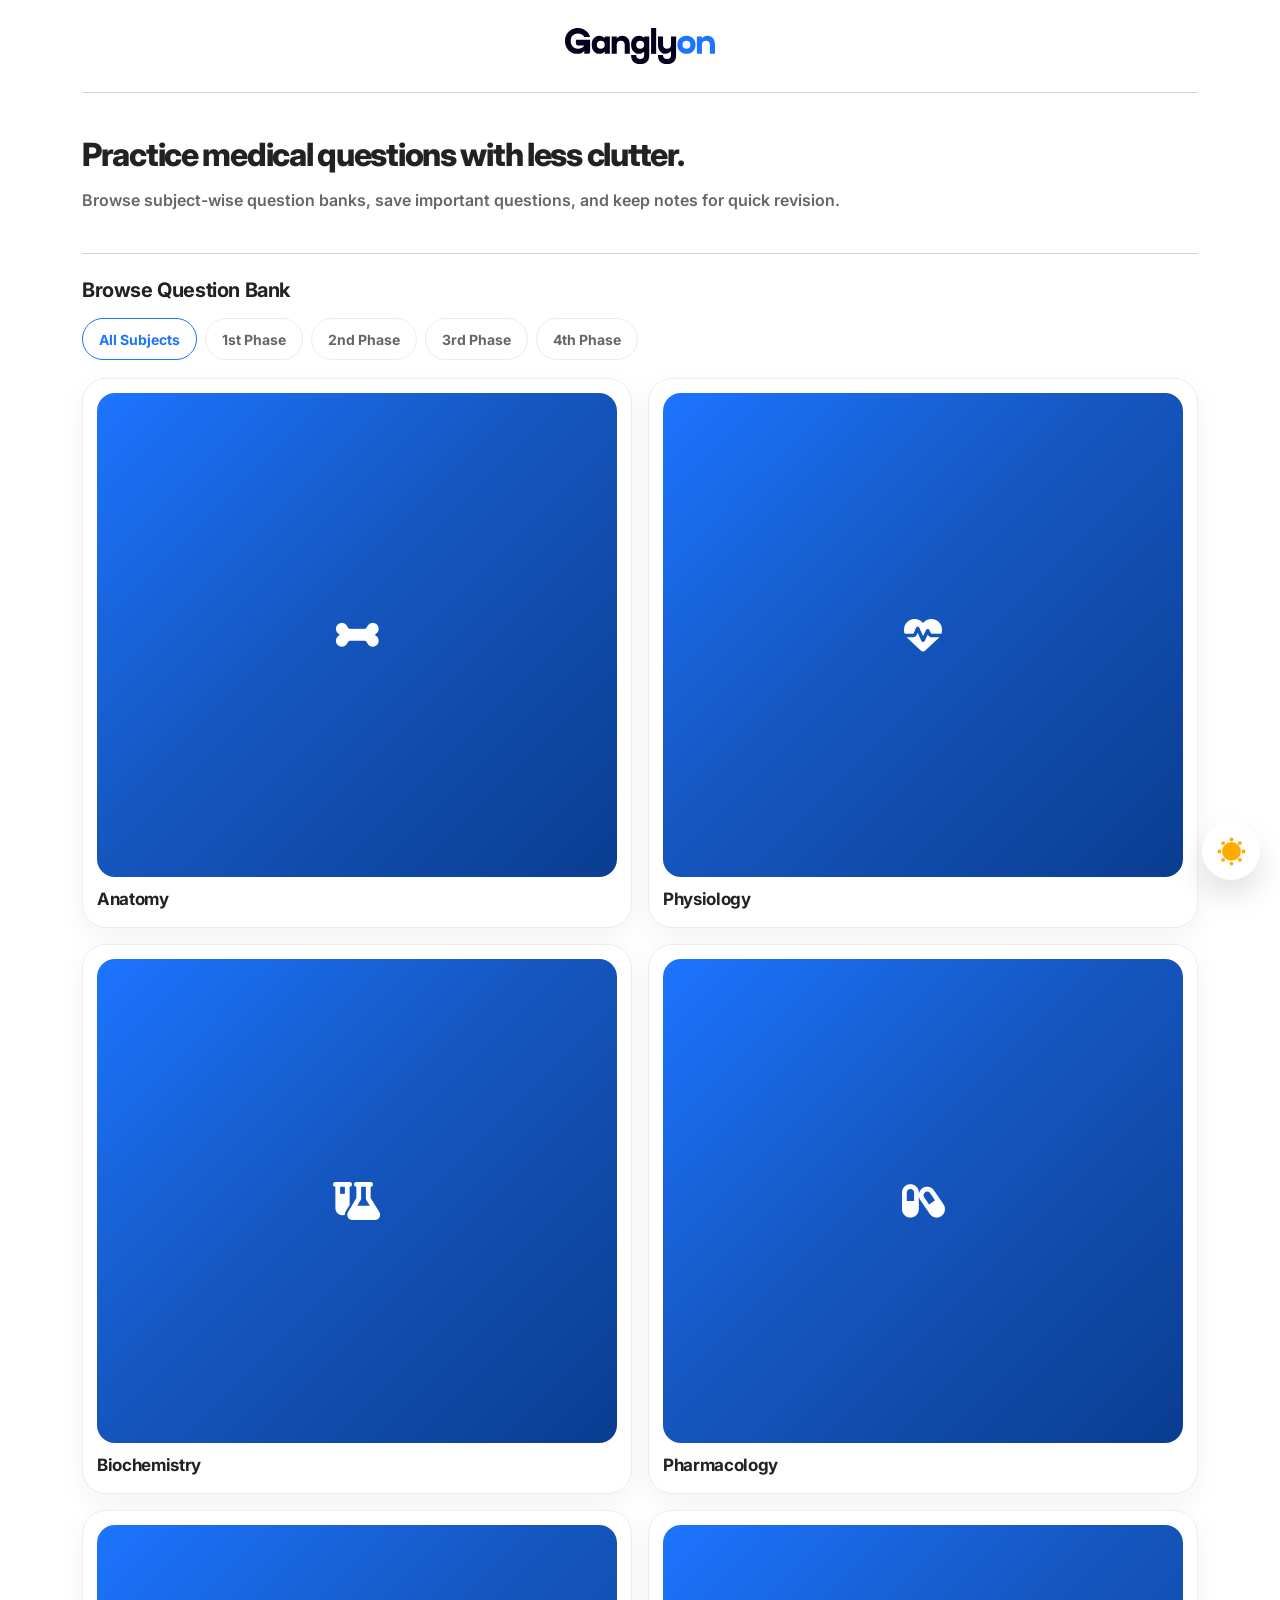
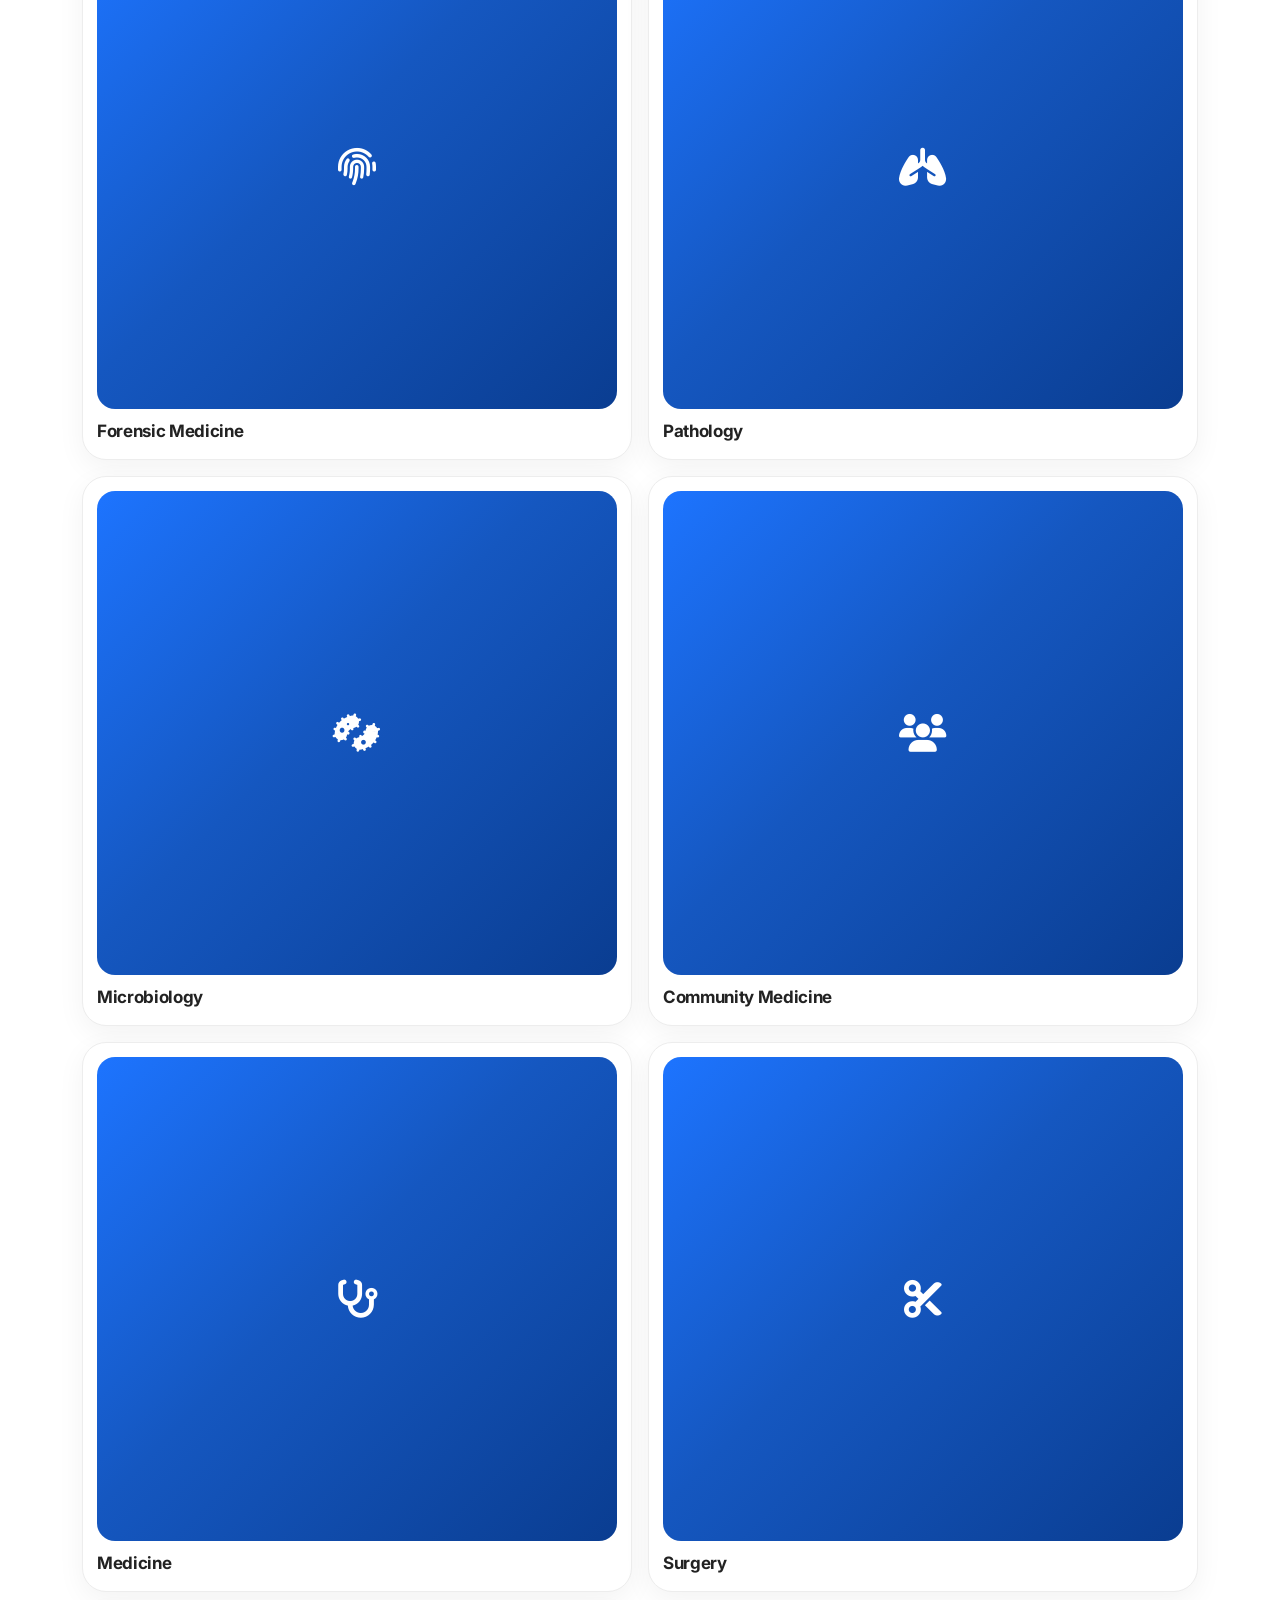
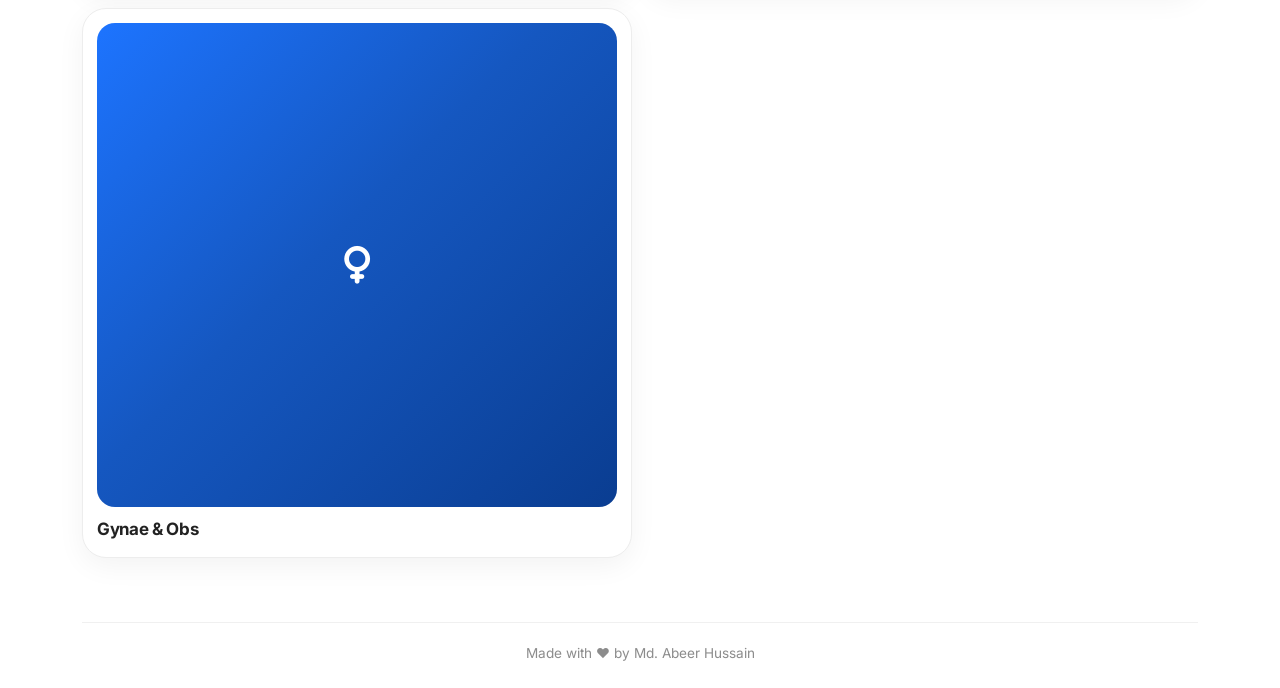
<file: Basic Version/index.html>
<!doctype html>
<html lang="en">
  <head>
    <meta charset="utf-8" />
    <meta content="width=device-width, initial-scale=1.0" name="viewport" />
    <title>Ganglyon</title>

    <link
      href="https://cdn.jsdelivr.net/npm/bootstrap@5.3.8/dist/css/bootstrap.min.css"
      rel="stylesheet"
    />
    <link
      href="https://cdnjs.cloudflare.com/ajax/libs/font-awesome/6.5.2/css/all.min.css"
      rel="stylesheet"
    />
    <link href="https://fonts.googleapis.com" rel="preconnect" />
    <link crossorigin href="https://fonts.gstatic.com" rel="preconnect" />
    <link
      href="https://fonts.googleapis.com/css2?family=Inter:wght@400;500;600;700;800&display=swap"
      rel="stylesheet"
    />

    <style>
      html {
        background: #0f0f10;
      }

      :root {
        --bg-color: #ffffff;
        --text-color: #222222;
        --muted-color: #666666;
        --subtle-color: #999999;
        --surface-color: #ffffff;
        --input-color: #f3f5f7;
        --border-color: #ededed;
        --divider-color: #d3d3d3;
        --badge-bg: #f4f6f8;
        --shadow-color: rgba(0, 0, 0, 0.05);
        --primary-color: #1d74ff;
      }

      body.dark-mode {
        --bg-color: #0f0f10;
        --text-color: #f4f4f5;
        --muted-color: #a1a1aa;
        --subtle-color: #71717a;
        --surface-color: #171717;
        --input-color: #1d1d1d;
        --border-color: rgba(255, 255, 255, 0.055);
        --divider-color: rgba(255, 255, 255, 0.06);
        --badge-bg: #242424;
        --shadow-color: rgba(0, 0, 0, 0.3);
      }

      body {
        min-height: 100vh;
        min-height: 100dvh;
        font-family: "Inter", sans-serif;
        background: var(--bg-color);
        color: var(--text-color);
        transition: all 0.25s ease;
        overscroll-behavior-y: none;
      }

      body.dark-mode {
        background: linear-gradient(180deg, #121212 0%, #0f0f10 100%);
      }

      main.container {
        min-height: 100dvh;
        padding-bottom: 96px;
      }

      .app-header {
        display: flex;
        align-items: center;
        justify-content: center;
        min-height: 44px;
      }

      .brand-logo {
        height: 36px;
        width: auto;
        display: block;
      }

      .section-divider {
        border-color: var(--divider-color);
        opacity: 1;
      }

      .hero {
        padding: 28px 0 24px;
      }

      .hero-title {
        color: var(--text-color);
        font-size: 32px;
        font-weight: 800;
        line-height: 1.15;
        letter-spacing: -0.04em;
        margin-bottom: 14px;
      }

      .hero-text {
        color: var(--muted-color);
        font-size: 16px;
        font-weight: 600;
        line-height: 1.6;
        margin-bottom: 0;
      }

      .section-title {
        color: var(--text-color);
        font-size: 20px;
        font-weight: 700;
        letter-spacing: -0.02em;
        margin-bottom: 16px;
      }

      .phase-filter {
        display: flex;
        gap: 8px;
        overflow-x: auto;
        padding-bottom: 14px;
        margin-bottom: 4px;
        scrollbar-width: none;
      }

      .phase-filter::-webkit-scrollbar {
        display: none;
      }

      .phase-filter-btn {
        flex: 0 0 auto;
        min-height: 42px;
        border: 1px solid var(--border-color);
        border-radius: 999px;
        background: var(--surface-color);
        color: var(--muted-color);
        padding: 0 16px;
        font-size: 14px;
        font-weight: 700;
        transition:
          background 0.15s ease,
          color 0.15s ease,
          transform 0.15s ease,
          border-color 0.15s ease;
      }

      body.dark-mode .phase-filter-btn {
        background: #171717;
      }

      .phase-filter-btn.active {
        background: var(--surface-color);
        color: var(--primary-color);
        border: 1px solid var(--primary-color);
        box-shadow: none;
      }

      .phase-filter-btn:active {
        transform: scale(0.96);
      }

      .subject-link {
        color: inherit;
      }

      .subject-card {
        aspect-ratio: 1 / 1;
        height: 100%;
        border-radius: 24px !important;
        background: var(--surface-color);
        border: 1px solid var(--border-color);
        box-shadow: 0 8px 28px var(--shadow-color);
        overflow: hidden;
        padding: 14px;
        display: flex;
        flex-direction: column;
        transition:
          transform 0.15s ease,
          box-shadow 0.15s ease;
      }

      body.dark-mode .subject-card {
        background: linear-gradient(180deg, #191919 0%, #161616 100%);
        backdrop-filter: blur(12px);
      }

      .subject-card:hover {
        transform: translateY(-1px);
      }

      .subject-card:active {
        transform: scale(0.98);
      }

      .subject-thumb {
        flex: 1;
        width: 100%;
        border-radius: 18px;
        background: linear-gradient(
          135deg,
          #1d74ff 0%,
          #1557c0 45%,
          #0a3d91 100%
        );

        color: #ffffff;
        display: flex;
        align-items: center;
        justify-content: center;
        font-size: 38px;
        margin-bottom: 12px;
      }

      .subject-title {
        color: var(--text-color);
        font-size: 17px;
        font-weight: 700;
        letter-spacing: -0.02em;
        margin-bottom: 4px;
      }

      .subject-item.d-none-filtered {
        display: none;
      }

      .app-footer {
        margin-top: 4rem;
        padding: 1.25rem 0 0;
        border-top: 1px solid rgba(0, 0, 0, 0.08);
        text-align: center;
        font-size: 0.85rem;
        color: var(--muted-color);
        opacity: 0.75;
      }

      body.dark-mode .app-footer {
        border-top-color: rgba(255, 255, 255, 0.08);
        color: rgba(255, 255, 255, 0.6);
      }
      /* Sun / Moon Toggle Animation */

      .theme-toggle-btn {
        position: fixed;
        right: 20px;
        bottom: 20px;
        width: 58px;
        height: 58px;
        border: none;
        border-radius: 50%;
        display: flex;
        align-items: center;
        justify-content: center;
        z-index: 1100;
        cursor: pointer;
        transition:
          background 500ms ease,
          transform 200ms ease,
          box-shadow 500ms ease;
      }

      .theme-toggle-btn:active {
        transform: scale(0.94);
      }

      .theme-toggle-icon {
        --size: 1.55rem;

        width: var(--size);
        height: var(--size);
        border-radius: 999px;

        color: hsl(240, 100%, 95%);
        box-shadow: inset calc(var(--size) * 0.33) calc(var(--size) * -0.25) 0;

        transition:
          color 500ms ease,
          box-shadow 500ms ease,
          transform 500ms ease;
      }

      /* LIGHT MODE = SUN */

      body:not(.dark-mode) .theme-toggle-btn {
        background: #ffffff;
        box-shadow: 0 15px 30px rgba(0, 0, 0, 0.12);
      }

      body:not(.dark-mode) .theme-toggle-icon {
        --ray-size: calc(var(--size) * -0.4);
        --offset-orthogonal: calc(var(--size) * 0.65);
        --offset-diagonal: calc(var(--size) * 0.45);

        transform: scale(0.75);
        color: hsl(40, 100%, 50%);

        box-shadow:
          inset 0 0 0 var(--size),
          calc(var(--offset-orthogonal) * -1) 0 0 var(--ray-size),
          var(--offset-orthogonal) 0 0 var(--ray-size),
          0 calc(var(--offset-orthogonal) * -1) 0 var(--ray-size),
          0 var(--offset-orthogonal) 0 var(--ray-size),
          calc(var(--offset-diagonal) * -1) calc(var(--offset-diagonal) * -1) 0
            var(--ray-size),
          var(--offset-diagonal) var(--offset-diagonal) 0 var(--ray-size),
          calc(var(--offset-diagonal) * -1) var(--offset-diagonal) 0
            var(--ray-size),
          var(--offset-diagonal) calc(var(--offset-diagonal) * -1) 0
            var(--ray-size);
      }

      /* DARK MODE = MOON */

      body.dark-mode .theme-toggle-btn {
        background: #232323;
        border: 1px solid rgba(255, 255, 255, 0.08);

        box-shadow:
          0 8px 24px rgba(0, 0, 0, 0.35),
          0 0 0 1px rgba(255, 255, 255, 0.03);
      }

      body.dark-mode .theme-toggle-icon {
        transform: scale(1);
        color: hsl(240, 100%, 95%);

        box-shadow: inset calc(var(--size) * 0.33) calc(var(--size) * -0.25) 0;
      }
    </style>
  </head>

  <body>
    <main class="container py-4">
      <header class="app-header mb-4">
        <img
          id="brandLogo"
          src="LogoDark.svg"
          alt="Ganglyon"
          class="brand-logo"
        />
      </header>

      <hr class="section-divider" />

      <section class="hero">
        <h2 class="hero-title">
          Practice medical questions with less clutter.
        </h2>
        <p class="hero-text">
          Browse subject-wise question banks, save important questions, and keep
          notes for quick revision.
        </p>
      </section>

      <hr class="section-divider" />

      <section class="mt-4">
        <h3 class="section-title">Browse Question Bank</h3>

        <div class="phase-filter">
          <button
            class="phase-filter-btn active"
            data-filter="all"
            type="button"
          >
            All Subjects
          </button>
          <button class="phase-filter-btn" data-filter="phase1" type="button">
            1st Phase
          </button>
          <button class="phase-filter-btn" data-filter="phase2" type="button">
            2nd Phase
          </button>
          <button class="phase-filter-btn" data-filter="phase3" type="button">
            3rd Phase
          </button>
          <button class="phase-filter-btn" data-filter="phase4" type="button">
            4th Phase
          </button>
        </div>

        <div class="row g-3">
          <!-- 1st Phase -->

          <div class="col-6 subject-item" data-category="phase1">
            <a
              class="subject-link text-decoration-none"
              href="subject.html?subject=anatomy"
            >
              <article class="subject-card">
                <div class="subject-thumb">
                  <i class="fa-solid fa-bone"></i>
                </div>
                <h4 class="subject-title">Anatomy</h4>
              </article>
            </a>
          </div>

          <div class="col-6 subject-item" data-category="phase1">
            <a
              class="subject-link text-decoration-none"
              href="subject.html?subject=physiology"
            >
              <article class="subject-card">
                <div class="subject-thumb">
                  <i class="fa-solid fa-heart-pulse"></i>
                </div>
                <h4 class="subject-title">Physiology</h4>
              </article>
            </a>
          </div>

          <div class="col-6 subject-item" data-category="phase1">
            <a
              class="subject-link text-decoration-none"
              href="subject.html?subject=biochemistry"
            >
              <article class="subject-card">
                <div class="subject-thumb">
                  <i class="fa-solid fa-flask-vial"></i>
                </div>
                <h4 class="subject-title">Biochemistry</h4>
              </article>
            </a>
          </div>

          <!-- 2nd Phase -->

          <div class="col-6 subject-item" data-category="phase2">
            <a
              class="subject-link text-decoration-none"
              href="subject.html?subject=pharmacology"
            >
              <article class="subject-card">
                <div class="subject-thumb">
                  <i class="fa-solid fa-capsules"></i>
                </div>
                <h4 class="subject-title">Pharmacology</h4>
              </article>
            </a>
          </div>

          <div class="col-6 subject-item" data-category="phase2">
            <a
              class="subject-link text-decoration-none"
              href="subject.html?subject=forensic-medicine"
            >
              <article class="subject-card">
                <div class="subject-thumb">
                  <i class="fa-solid fa-fingerprint"></i>
                </div>
                <h4 class="subject-title">Forensic Medicine</h4>
              </article>
            </a>
          </div>

          <!-- 3rd Phase -->

          <div class="col-6 subject-item" data-category="phase3">
            <a
              class="subject-link text-decoration-none"
              href="subject.html?subject=pathology"
            >
              <article class="subject-card">
                <div class="subject-thumb">
                  <i class="fa-solid fa-lungs"></i>
                </div>
                <h4 class="subject-title">Pathology</h4>
              </article>
            </a>
          </div>

          <div class="col-6 subject-item" data-category="phase3">
            <a
              class="subject-link text-decoration-none"
              href="subject.html?subject=microbiology"
            >
              <article class="subject-card">
                <div class="subject-thumb">
                  <i class="fa-solid fa-bacteria"></i>
                </div>
                <h4 class="subject-title">Microbiology</h4>
              </article>
            </a>
          </div>

          <div class="col-6 subject-item" data-category="phase3">
            <a
              class="subject-link text-decoration-none"
              href="subject.html?subject=community-medicine"
            >
              <article class="subject-card">
                <div class="subject-thumb">
                  <i class="fa-solid fa-users"></i>
                </div>
                <h4 class="subject-title">Community Medicine</h4>
              </article>
            </a>
          </div>

          <!-- 4th Phase -->

          <div class="col-6 subject-item" data-category="phase4">
            <a
              class="subject-link text-decoration-none"
              href="subject.html?subject=medicine"
            >
              <article class="subject-card">
                <div class="subject-thumb">
                  <i class="fa-solid fa-stethoscope"></i>
                </div>
                <h4 class="subject-title">Medicine</h4>
              </article>
            </a>
          </div>

          <div class="col-6 subject-item" data-category="phase4">
            <a
              class="subject-link text-decoration-none"
              href="subject.html?subject=surgery"
            >
              <article class="subject-card">
                <div class="subject-thumb">
                  <i class="fa-solid fa-scissors"></i>
                </div>
                <h4 class="subject-title">Surgery</h4>
              </article>
            </a>
          </div>

          <div class="col-6 subject-item" data-category="phase4">
            <a
              class="subject-link text-decoration-none"
              href="subject.html?subject=gynae-and-obs"
            >
              <article class="subject-card">
                <div class="subject-thumb">
                  <i class="fa-solid fa-venus"></i>
                </div>
                <h4 class="subject-title">Gynae & Obs</h4>
              </article>
            </a>
          </div>
        </div>
      </section>

      <footer class="app-footer">Made with ❤️ by Md. Abeer Hussain</footer>
    </main>

    <button
      aria-label="Toggle dark mode"
      class="theme-toggle-btn"
      id="themeToggle"
      type="button"
    >
      <span class="theme-toggle-icon"></span>
    </button>

    <script>
      const themeToggle = document.getElementById("themeToggle");
      const brandLogo = document.getElementById("brandLogo");
      const savedTheme = localStorage.getItem("theme");

      function updateLogo() {
        const isDarkMode = document.body.classList.contains("dark-mode");
        brandLogo.src = isDarkMode ? "LogoLite.svg" : "LogoDark.svg";
      }

      if (savedTheme === "dark") {
        document.body.classList.add("dark-mode");
      }

      updateLogo();

      themeToggle.addEventListener("click", () => {
        document.body.classList.toggle("dark-mode");

        const isDarkMode = document.body.classList.contains("dark-mode");
        localStorage.setItem("theme", isDarkMode ? "dark" : "light");

        updateLogo();
      });

      const phaseButtons = document.querySelectorAll(".phase-filter-btn");
      const subjectItems = document.querySelectorAll(".subject-item");

      phaseButtons.forEach((button) => {
        button.addEventListener("click", () => {
          phaseButtons.forEach((btn) => btn.classList.remove("active"));
          button.classList.add("active");

          const filter = button.dataset.filter;

          subjectItems.forEach((item) => {
            const shouldShow =
              filter === "all" || item.dataset.category === filter;
            item.classList.toggle("d-none-filtered", !shouldShow);
          });
        });
      });
    </script>
  </body>
</html>
</file>
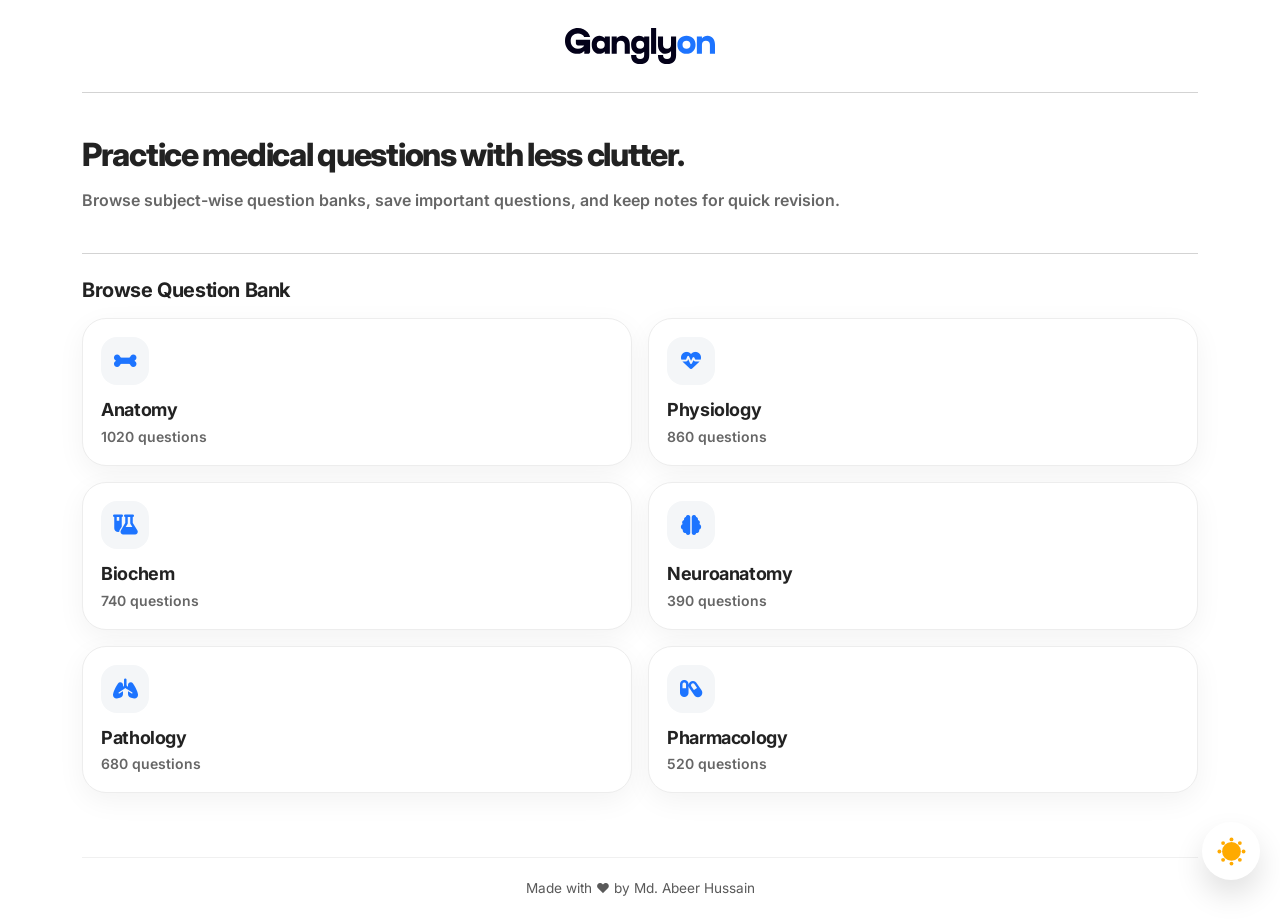
<file: Basic Version/index_old.html>
<!doctype html>
<html lang="en">
  <head>
    <meta charset="utf-8" />
    <meta content="width=device-width, initial-scale=1.0" name="viewport" />
    <title>Ganglyon</title>

    <!-- Bootstrap CSS -->
    <link
      href="https://cdn.jsdelivr.net/npm/bootstrap@5.3.8/dist/css/bootstrap.min.css"
      rel="stylesheet"
    />

    <!-- Font Awesome -->
    <link
      href="https://cdnjs.cloudflare.com/ajax/libs/font-awesome/6.5.2/css/all.min.css"
      rel="stylesheet"
    />

    <!-- Google Font: Inter -->
    <link href="https://fonts.googleapis.com" rel="preconnect" />
    <link crossorigin href="https://fonts.gstatic.com" rel="preconnect" />
    <link
      href="https://fonts.googleapis.com/css2?family=Inter:wght@400;500;600;700;800&amp;display=swap"
      rel="stylesheet"
    />

    <link type="text/css" href="style.css" rel="stylesheet" />
  </head>

  <body>
    <main class="container py-4">
      <header class="app-header mb-4">
        <img
          id="brandLogo"
          src="LogoDark.svg"
          alt="Ganglyon"
          class="brand-logo"
        />
      </header>

      <hr class="section-divider" />

      <section class="hero">
        <h2 class="hero-title">
          Practice medical questions with less clutter.
        </h2>

        <p class="hero-text">
          Browse subject-wise question banks, save important questions, and keep
          notes for quick revision.
        </p>
      </section>

      <hr class="section-divider" />

      <section class="mt-4">
        <h3 class="section-title">Browse Question Bank</h3>

        <div class="row g-3">
          <div class="col-6">
            <a
              class="subject-link text-decoration-none"
              href="subject.html?subject=anatomy"
            >
              <article class="subject-card">
                <div class="subject-icon">
                  <i class="fa-solid fa-bone"></i>
                </div>

                <h4 class="subject-title">Anatomy</h4>
                <p class="subject-meta">1020 questions</p>
              </article>
            </a>
          </div>

          <div class="col-6">
            <a
              class="subject-link text-decoration-none"
              href="subject.html?subject=physiology"
            >
              <article class="subject-card">
                <div class="subject-icon">
                  <i class="fa-solid fa-heart-pulse"></i>
                </div>

                <h4 class="subject-title">Physiology</h4>
                <p class="subject-meta">860 questions</p>
              </article>
            </a>
          </div>

          <div class="col-6">
            <a
              class="subject-link text-decoration-none"
              href="subject.html?subject=biochemistry"
            >
              <article class="subject-card">
                <div class="subject-icon">
                  <i class="fa-solid fa-flask-vial"></i>
                </div>

                <h4 class="subject-title">Biochem</h4>
                <p class="subject-meta">740 questions</p>
              </article>
            </a>
          </div>

          <div class="col-6">
            <a
              class="subject-link text-decoration-none"
              href="subject.html?subject=neuroanatomy"
            >
              <article class="subject-card">
                <div class="subject-icon">
                  <i class="fa-solid fa-brain"></i>
                </div>

                <h4 class="subject-title">Neuroanatomy</h4>
                <p class="subject-meta">390 questions</p>
              </article>
            </a>
          </div>

          <div class="col-6">
            <a
              class="subject-link text-decoration-none"
              href="subject.html?subject=pathology"
            >
              <article class="subject-card">
                <div class="subject-icon">
                  <i class="fa-solid fa-lungs"></i>
                </div>

                <h4 class="subject-title">Pathology</h4>
                <p class="subject-meta">680 questions</p>
              </article>
            </a>
          </div>

          <div class="col-6">
            <a
              class="subject-link text-decoration-none"
              href="subject.html?subject=pharmacology"
            >
              <article class="subject-card">
                <div class="subject-icon">
                  <i class="fa-solid fa-capsules"></i>
                </div>

                <h4 class="subject-title">Pharmacology</h4>
                <p class="subject-meta">520 questions</p>
              </article>
            </a>
          </div>
        </div>
      </section>
      <footer class="app-footer">Made with ❤️ by Md. Abeer Hussain</footer>
    </main>

    <button
      aria-label="Toggle dark mode"
      class="theme-toggle-btn"
      id="themeToggle"
      type="button"
    >
      <span class="theme-toggle-icon"></span>
    </button>

    <!-- Bootstrap JS -->
    <script src="https://cdn.jsdelivr.net/npm/bootstrap@5.3.8/dist/js/bootstrap.bundle.min.js"></script>

    <script>
      const themeToggle = document.getElementById("themeToggle");
      const brandLogo = document.getElementById("brandLogo");
      const savedTheme = localStorage.getItem("theme");

      function updateLogo() {
        const isDarkMode = document.body.classList.contains("dark-mode");

        // Dark mode -> LogoLite.svg
        // Light mode -> LogoDark.svg
        brandLogo.src = isDarkMode ? "LogoLite.svg" : "LogoDark.svg";
      }

      if (savedTheme === "dark") {
        document.body.classList.add("dark-mode");
      }

      updateLogo();

      if (themeToggle) {
        themeToggle.addEventListener("click", () => {
          document.body.classList.toggle("dark-mode");

          const isDarkMode = document.body.classList.contains("dark-mode");
          localStorage.setItem("theme", isDarkMode ? "dark" : "light");

          updateLogo();
        });
      }
    </script>
  </body>
</html>
</file>
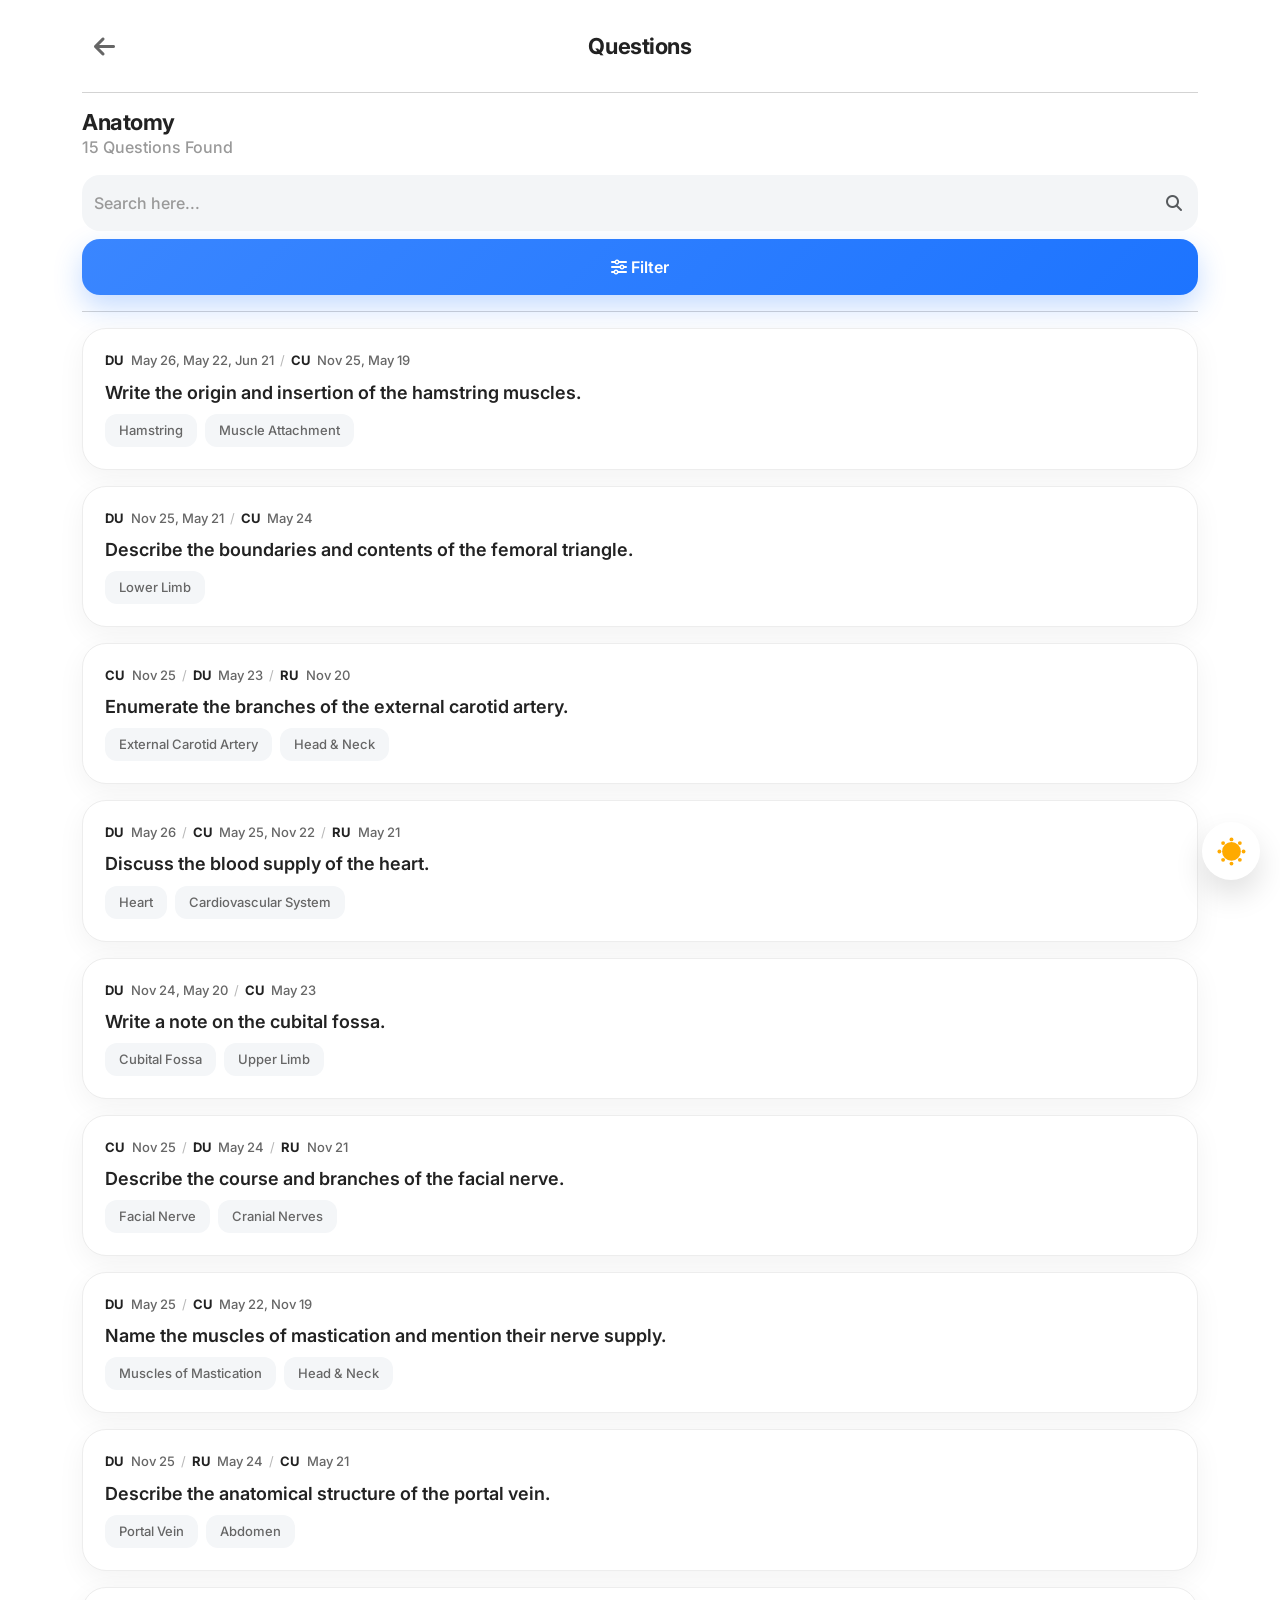
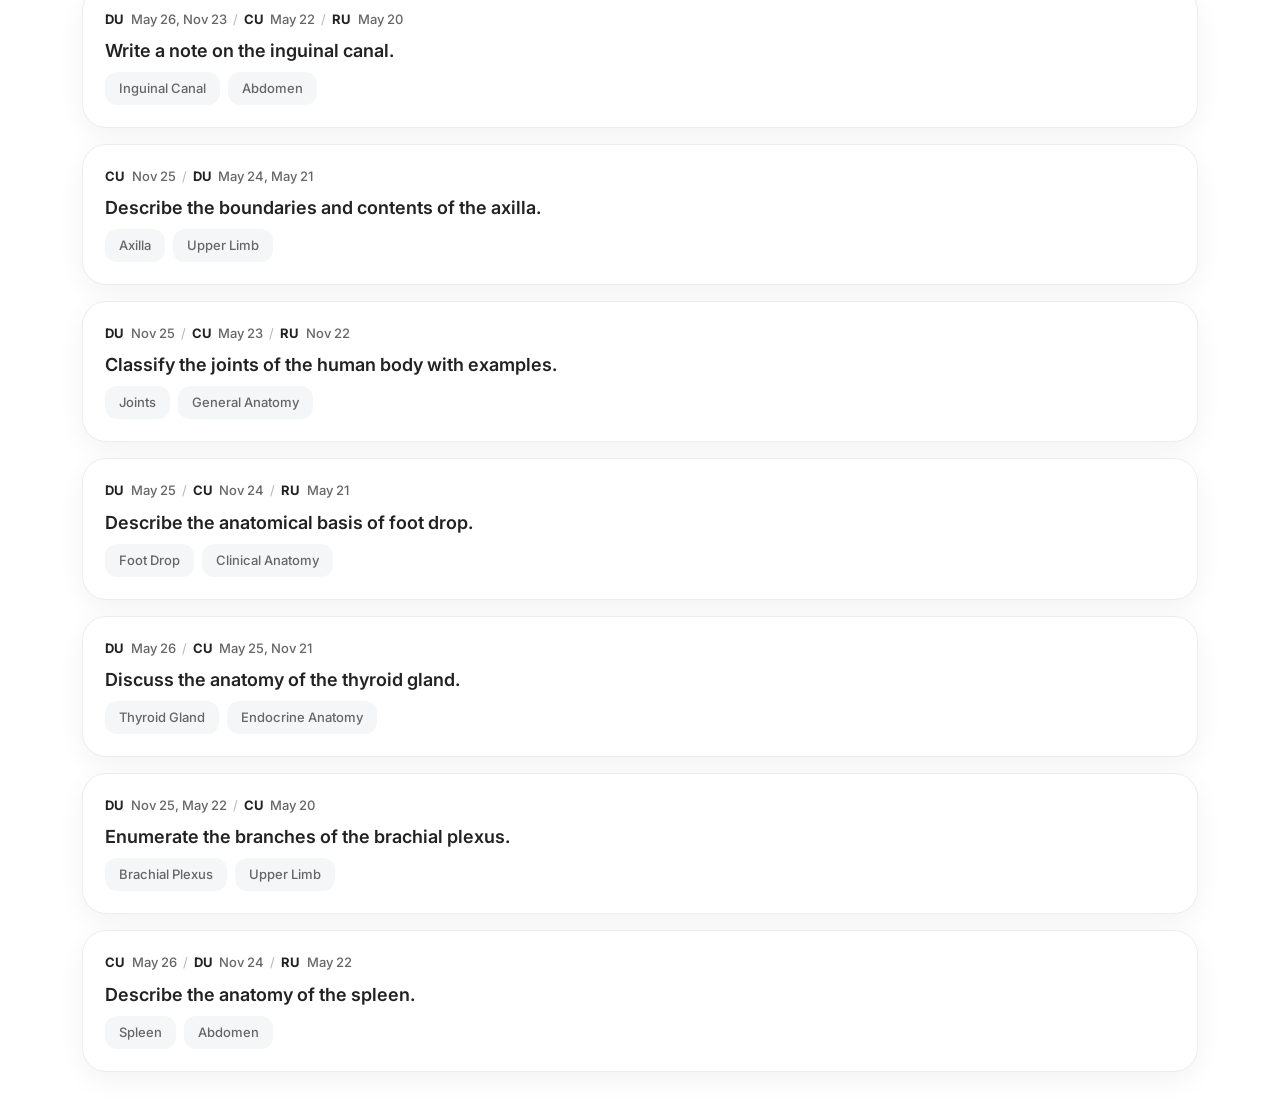
<file: Basic Version/subject.html>
<!doctype html>

<html lang="en">
  <head>
    <meta charset="utf-8" />
    <meta content="width=device-width, initial-scale=1.0" name="viewport" />
    <title>Ganglyon</title>
    <!-- Bootstrap CSS -->
    <link
      href="https://cdn.jsdelivr.net/npm/bootstrap@5.3.8/dist/css/bootstrap.min.css"
      rel="stylesheet"
    />
    <!-- Font Awesome -->
    <link
      href="https://cdnjs.cloudflare.com/ajax/libs/font-awesome/6.5.2/css/all.min.css"
      rel="stylesheet"
    />
    <!-- Google Font: Inter -->
    <link href="https://fonts.googleapis.com" rel="preconnect" />
    <link crossorigin="" href="https://fonts.gstatic.com" rel="preconnect" />
    <link
      href="https://fonts.googleapis.com/css2?family=Inter:wght@400;500;600;700&amp;display=swap"
      rel="stylesheet"
    />
    <link type="text/css" href="style.css" rel="stylesheet" />
  </head>
  <body>
    <main class="container py-4">
      <header class="app-header mb-4">
        <a class="back-btn text-decoration-none" href="index.html">
          <i class="fa-solid fa-arrow-left"></i>
        </a>
        <h1 class="page-title">Questions</h1>
      </header>
      <hr class="section-divider" />
      <!-- Page Header -->
      <header>
        <h1 class="page-title" id="subjectTitle">Questions</h1>
        <p class="question-count" id="questionCount">0 Questions Found</p>
      </header>
      <!-- Search Bar -->
      <div class="position-relative mb-2">
        <input
          id="searchInput"
          class="form-control search-input py-3 pe-5"
          placeholder="Search here..."
          type="text"
        />
        <i
          class="fa-solid fa-magnifying-glass position-absolute top-50 end-0 translate-middle-y me-3 text-muted fs-6"
        ></i>
      </div>
      <!-- Filter Button -->
      <button
        class="btn btn-primary filter-btn py-3 w-100"
        data-bs-target="#filterModal"
        data-bs-toggle="modal"
      >
        <i class="fa-solid fa-sliders"></i>
        Filter
      </button>
      <hr class="section-divider" />
      <!-- Question Card -->

      <section id="questionsContainer"></section>
    </main>
    <!-- Filter Modal -->
    <div class="modal fade" id="filterModal" tabindex="-1">
      <div class="modal-dialog custom-sheet">
        <div class="modal-content border-0">
          <div class="modal-header border-0 pb-2">
            <div>
              <h5 class="modal-title fw-bold">Filters</h5>
            </div>
            <button
              aria-label="Close filters"
              class="btn-close shadow-none"
              data-bs-dismiss="modal"
              type="button"
            ></button>
          </div>
          <div class="modal-body pt-2">
            <div class="mb-3">
              <label class="form-label filter-label">Year</label>
              <select
                class="form-select filter-select"
                id="yearFilter"
              ></select>
            </div>
            <div class="mb-3">
              <label class="form-label filter-label">Month</label>
              <select
                class="form-select filter-select"
                id="monthFilter"
              ></select>
            </div>
            <div class="mb-3">
              <label class="form-label filter-label">University</label>
              <select
                class="form-select filter-select"
                id="universityFilter"
              ></select>
            </div>
            <div class="mb-4">
              <label class="form-label filter-label">Topic</label>
              <select
                class="form-select filter-select"
                id="topicFilter"
              ></select>
            </div>
            <button
              class="btn btn-primary w-100 py-3 fw-bold mb-2"
              id="applyFiltersBtn"
            >
              Apply Filters
            </button>

            <button
              class="btn btn-light w-100 py-3 fw-bold"
              id="resetFiltersBtn"
            >
              Reset
            </button>
          </div>
        </div>
      </div>
    </div>
    <!-- Bootstrap JS -->
    <script src="https://cdn.jsdelivr.net/npm/bootstrap@5.3.8/dist/js/bootstrap.bundle.min.js"></script>
    <button
      aria-label="Toggle dark mode"
      class="theme-toggle-btn"
      id="themeToggle"
      type="button"
    >
      <span class="theme-toggle-icon"></span>
    </button>
    <script>
      const themeToggle = document.getElementById("themeToggle");
      const savedTheme = localStorage.getItem("theme");

      if (savedTheme === "dark") {
        document.body.classList.add("dark-mode");
      }

      if (themeToggle) {
        themeToggle.addEventListener("click", () => {
          document.body.classList.toggle("dark-mode");

          const isDarkMode = document.body.classList.contains("dark-mode");
          localStorage.setItem("theme", isDarkMode ? "dark" : "light");
        });
      }
    </script>
    <script>
      let allQuestions = [];
      let currentFilters = {
        year: "",
        month: "",
        university: "",
        topic: "",
        search: "",
      };

      const subjectTitle = document.getElementById("subjectTitle");
      const questionCount = document.getElementById("questionCount");
      const questionsContainer = document.getElementById("questionsContainer");

      const searchInput = document.getElementById("searchInput");
      const yearFilter = document.getElementById("yearFilter");
      const monthFilter = document.getElementById("monthFilter");
      const universityFilter = document.getElementById("universityFilter");
      const topicFilter = document.getElementById("topicFilter");

      const applyFiltersBtn = document.getElementById("applyFiltersBtn");
      const resetFiltersBtn = document.getElementById("resetFiltersBtn");

      const params = new URLSearchParams(window.location.search);
      const subject = params.get("subject") || "anatomy";

      const subjectName = subject.charAt(0).toUpperCase() + subject.slice(1);
      subjectTitle.textContent = subjectName;

      fetch(`${subject}.json`)
        .then((response) => response.json())
        .then((data) => {
          allQuestions = data;
          updatePage();
        });

      function getFilteredQuestions() {
        return allQuestions.filter((item) => {
          const searchTerm = currentFilters.search.toLowerCase();

          const matchesSearch =
            !searchTerm ||
            item.question.toLowerCase().includes(searchTerm) ||
            item.topics.some((topic) =>
              topic.toLowerCase().includes(searchTerm),
            );

          const matchesTopic =
            !currentFilters.topic || item.topics.includes(currentFilters.topic);

          const matchesAppearance = item.appearances.some((app) => {
            return (
              (!currentFilters.university ||
                app.university === currentFilters.university) &&
              (!currentFilters.year ||
                String(app.year) === currentFilters.year) &&
              (!currentFilters.month || app.month === currentFilters.month)
            );
          });

          return matchesSearch && matchesTopic && matchesAppearance;
        });
      }

      function updatePage() {
        const filteredQuestions = getFilteredQuestions();

        questionCount.textContent = `${filteredQuestions.length} Questions Found`;
        renderQuestions(filteredQuestions);
        renderDynamicFilters(filteredQuestions);
      }

      function renderQuestions(questions) {
        questionsContainer.innerHTML = "";

        if (questions.length === 0) {
          questionsContainer.innerHTML = `
    <div class="card question-card rounded-4 mb-3">
      <div class="card-body p-4 text-center">
        <h3 class="question-title mb-2">No questions found</h3>
        <p class="text-muted mb-0">
          No questions match your selected filters or search term.
        </p>
      </div>
    </div>
  `;
          return;
        }

        questions.forEach((item) => {
          const examHistory = groupAppearances(item.appearances);
          const topicsHtml = item.topics
            .map((topic) => `<span class="badge text-bg-light">${topic}</span>`)
            .join("");

          questionsContainer.innerHTML += `
        <article class="card question-card rounded-4 mb-3">
          <div class="card-body p-3">
            <div class="exam-history">
              ${examHistory}
            </div>

            <h3 class="card-title question-title">
              ${item.question}
            </h3>

            <div class="d-flex gap-2 flex-wrap">
              ${topicsHtml}
            </div>
          </div>
        </article>
      `;
        });
      }

      function groupAppearances(appearances) {
        const grouped = {};

        appearances.forEach((app) => {
          if (!grouped[app.university]) {
            grouped[app.university] = [];
          }

          grouped[app.university].push(
            `${app.month} ${String(app.year).slice(-2)}`,
          );
        });

        return Object.entries(grouped)
          .map(([university, dates], index, array) => {
            const separator =
              index < array.length - 1
                ? `<span class="exam-separator">/</span>`
                : "";

            return `
          <span class="exam-group">
            <span class="uni">${university}</span>
            <span class="dates">${dates.join(", ")}</span>
          </span>
          ${separator}
        `;
          })
          .join("");
      }

      function renderDynamicFilters() {
        populateSelect(
          yearFilter,
          "All years",
          getAvailableValues("year"),
          currentFilters.year,
        );

        populateSelect(
          monthFilter,
          "All months",
          getAvailableValues("month"),
          currentFilters.month,
        );

        populateSelect(
          universityFilter,
          "All universities",
          getAvailableValues("university"),
          currentFilters.university,
        );

        populateSelect(
          topicFilter,
          "All topics",
          getAvailableTopics(),
          currentFilters.topic,
        );
      }

      function populateSelect(
        selectElement,
        defaultText,
        values,
        selectedValue,
      ) {
        const monthFullNames = {
          Jan: "January",
          Feb: "February",
          Mar: "March",
          Apr: "April",
          May: "May",
          Jun: "June",
          Jul: "July",
          Aug: "August",
          Sep: "September",
          Oct: "October",
          Nov: "November",
          Dec: "December",
        };

        selectElement.innerHTML = `<option value="">${defaultText}</option>`;

        values.forEach((value) => {
          const option = document.createElement("option");

          option.value = value;
          option.textContent = monthFullNames[value] || value;

          if (value === selectedValue) {
            option.selected = true;
          }

          selectElement.appendChild(option);
        });
      }

      function getAvailableYears(questions) {
        return [
          ...new Set(
            questions.flatMap((item) =>
              item.appearances.map((app) => String(app.year)),
            ),
          ),
        ].sort((a, b) => b - a);
      }

      function getAvailableMonths(questions) {
        return [
          ...new Set(
            questions.flatMap((item) =>
              item.appearances.map((app) => app.month),
            ),
          ),
        ];
      }

      function getAvailableUniversities(questions) {
        return [
          ...new Set(
            questions.flatMap((item) =>
              item.appearances.map((app) => app.university),
            ),
          ),
        ].sort();
      }

      function getAvailableTopics() {
        const topics = new Set();

        allQuestions.forEach((item) => {
          const matchesAppearance = item.appearances.some((app) => {
            return (
              (!currentFilters.university ||
                app.university === currentFilters.university) &&
              (!currentFilters.year ||
                String(app.year) === currentFilters.year) &&
              (!currentFilters.month || app.month === currentFilters.month)
            );
          });

          if (matchesAppearance) {
            item.topics.forEach((topic) => topics.add(topic));
          }
        });

        return [...topics].sort();
      }

      function syncFiltersFromInputs() {
        currentFilters.year = yearFilter.value;
        currentFilters.month = monthFilter.value;
        currentFilters.university = universityFilter.value;
        currentFilters.topic = topicFilter.value;
      }

      searchInput.addEventListener("input", () => {
        currentFilters.search = searchInput.value.trim();
        updatePage();
      });

      [yearFilter, monthFilter, universityFilter, topicFilter].forEach(
        (select) => {
          select.addEventListener("change", () => {
            syncFiltersFromInputs();
            updatePage();
          });
        },
      );

      applyFiltersBtn.addEventListener("click", () => {
        syncFiltersFromInputs();
        updatePage();

        const modalElement = document.getElementById("filterModal");
        const modal = bootstrap.Modal.getInstance(modalElement);

        if (modal) {
          modal.hide();
        }
      });

      resetFiltersBtn.addEventListener("click", () => {
        currentFilters = {
          year: "",
          month: "",
          university: "",
          topic: "",
          search: "",
        };

        searchInput.value = "";
        updatePage();
      });
      function getAvailableValues(field) {
        const values = new Set();

        allQuestions.forEach((item) => {
          const searchTerm = currentFilters.search.toLowerCase();

          const matchesSearch =
            !searchTerm ||
            item.question.toLowerCase().includes(searchTerm) ||
            item.topics.some((topic) =>
              topic.toLowerCase().includes(searchTerm),
            );

          const matchesTopic =
            !currentFilters.topic || item.topics.includes(currentFilters.topic);

          if (!matchesSearch || !matchesTopic) return;

          item.appearances.forEach((app) => {
            const matchesUniversity =
              field === "university" ||
              !currentFilters.university ||
              app.university === currentFilters.university;

            const matchesYear =
              field === "year" ||
              !currentFilters.year ||
              String(app.year) === currentFilters.year;

            const matchesMonth =
              field === "month" ||
              !currentFilters.month ||
              app.month === currentFilters.month;

            if (matchesUniversity && matchesYear && matchesMonth) {
              values.add(String(app[field]));
            }
          });
        });

        if (field === "month") {
          const monthOrder = [
            "Jan",
            "Feb",
            "Mar",
            "Apr",
            "May",
            "Jun",
            "Jul",
            "Aug",
            "Sep",
            "Oct",
            "Nov",
            "Dec",
          ];

          return [...values].sort(
            (a, b) => monthOrder.indexOf(a) - monthOrder.indexOf(b),
          );
        }

        return [...values].sort((a, b) => {
          if (!isNaN(a) && !isNaN(b)) return b - a;
          return a.localeCompare(b);
        });
      }
    </script>
  </body>
</html>
</file>
<file: Basic Version/style.css>
html {
  background: #0f0f10;
}

:root {
  --bg-color: #ffffff;
  --text-color: #222222;
  --muted-color: #666666;
  --subtle-color: #999999;
  --surface-color: #ffffff;
  --input-color: #f3f5f7;
  --border-color: #ededed;
  --divider-color: #d3d3d3;
  --badge-bg: #f4f6f8;
  --shadow-color: rgba(0, 0, 0, 0.05);
  --primary-color: #1d74ff;
}

body.dark-mode {
  --bg-color: #0f0f10;
  --text-color: #f4f4f5;
  --muted-color: #a1a1aa;
  --subtle-color: #71717a;
  --surface-color: #171717;
  --input-color: #1d1d1d;
  --border-color: rgba(255, 255, 255, 0.055);
  --divider-color: rgba(255, 255, 255, 0.06);
  --badge-bg: #242424;
  --shadow-color: rgba(0, 0, 0, 0.3);
  --primary-color: #1d74ff;
}

body {
  min-height: 100vh;
  min-height: 100dvh;
  font-family: "Inter", sans-serif;
  background: var(--bg-color);
  color: var(--text-color);
  transition: all 0.25s ease;
  overscroll-behavior-y: none;
}

body.dark-mode {
  background: linear-gradient(180deg, #121212 0%, #0f0f10 100%);
}

main.container {
  min-height: 100dvh;
  padding-bottom: 96px;
}

.app-header {
  position: relative;
  display: flex;
  align-items: center;
  justify-content: center;
  min-height: 44px;
}

.page-title {
  margin: 0;
  font-size: 22px;
  font-weight: 700;
  color: var(--text-color);
  letter-spacing: -0.02em;
}

.section-divider {
  border-color: var(--divider-color);
  opacity: 1;
}

/* Landing page */
.app-name {
  color: var(--primary-color);
  font-size: 22px;
  font-weight: 800;
  letter-spacing: -0.02em;
  margin: 0;
}

.hero {
  padding: 28px 0 24px;
}

.hero-title {
  color: var(--text-color);
  font-size: 32px;
  font-weight: 800;
  line-height: 1.15;
  letter-spacing: -0.04em;
  margin-bottom: 14px;
}

.hero-text {
  color: var(--muted-color);
  font-size: 16px;
  font-weight: 600;
  line-height: 1.6;
  margin-bottom: 0;
}

.section-title {
  color: var(--text-color);
  font-size: 20px;
  font-weight: 700;
  letter-spacing: -0.02em;
  margin-bottom: 16px;
}

.subject-link {
  color: inherit;
}

.subject-card {
  height: 100%;
  border-radius: 24px !important;
  background: var(--surface-color);
  border: 1px solid var(--border-color);
  box-shadow: 0 8px 28px var(--shadow-color);
  overflow: hidden;
  padding: 18px;
  transition:
    transform 0.15s ease,
    box-shadow 0.15s ease;
}

body.dark-mode .subject-card {
  background: linear-gradient(180deg, #191919 0%, #161616 100%);
}

.subject-card:hover {
  transform: translateY(-1px);
}

.subject-card:active {
  transform: scale(0.98);
}

.subject-icon {
  align-items: center;
  background: var(--badge-bg);
  border-radius: 16px;
  color: var(--primary-color);
  display: flex;
  font-size: 20px;
  height: 48px;
  justify-content: center;
  margin-bottom: 14px;
  width: 48px;
}

.subject-title {
  color: var(--text-color);
  font-size: 18px;
  font-weight: 700;
  letter-spacing: -0.02em;
  margin-bottom: 5px;
}

.subject-meta {
  color: var(--muted-color);
  font-size: 14px;
  font-weight: 600;
  margin-bottom: 0;
}

/* Questions page */
.back-btn {
  position: absolute;
  left: 0;
  color: var(--muted-color);
  display: flex;
  align-items: center;
  justify-content: center;
  font-size: 24px;
  width: 44px;
  height: 44px;
}

.question-count {
  color: var(--subtle-color);
  font-weight: 500;
}

.exam-info {
  color: var(--muted-color);
  font-weight: 600;
  font-size: 14px;
}

.question-title {
  color: var(--text-color);
  font-size: 18px;
  line-height: 1.45;
  font-weight: 600;
}

.form-control,
.btn {
  border-radius: 18px !important;
  min-height: 54px;
}

.search-input {
  border: none !important;
  background: var(--input-color) !important;
  color: var(--text-color) !important;
  font-weight: 500;
}

.search-input::placeholder {
  color: var(--subtle-color);
}

.search-input:focus {
  background: var(--input-color) !important;
  box-shadow: 0 0 0 2px rgba(29, 116, 255, 0.18) !important;
}

.btn-primary,
.filter-btn {
  border: none !important;
  color: #ffffff !important;
  background: linear-gradient(135deg, #3a86ff, #1d74ff) !important;
  box-shadow: 0 12px 28px rgba(29, 116, 255, 0.25);
  font-weight: 600;
}

.btn-primary:hover,
.filter-btn:hover {
  transform: translateY(-1px);
}

.question-card {
  border-radius: 24px !important;
  background: var(--surface-color);
  border: 1px solid var(--border-color);
  box-shadow: 0 8px 28px var(--shadow-color);
  overflow: hidden;
}

body.dark-mode .question-card {
  background: linear-gradient(180deg, #191919 0%, #161616 100%);
}

.card-body {
  padding: 22px !important;
}

.badge {
  background: var(--badge-bg) !important;
  color: var(--muted-color) !important;
  border-radius: 12px;
  padding: 10px 14px !important;
  font-weight: 500;
  font-size: 13px !important;
}

.btn-light {
  background: var(--input-color) !important;
  color: var(--muted-color) !important;
  border: none !important;
  font-weight: 600 !important;
}

.btn-light:hover {
  background: var(--badge-bg) !important;
}

.custom-sheet {
  position: fixed;
  bottom: 0;
  left: 0;
  right: 0;
  top: auto;
  width: 100%;
  max-width: 500px;
  margin: 0 auto;
}

.custom-sheet .modal-content {
  border-radius: 30px 30px 0 0;
  background: var(--surface-color);
  border: 1px solid var(--border-color);
  box-shadow: 0 -20px 50px rgba(0, 0, 0, 0.3);
  color: var(--text-color);
  padding: 12px;
}

body.dark-mode .custom-sheet .modal-content {
  background: linear-gradient(180deg, #191919, #151515);
}

.filter-label {
  color: var(--muted-color);
  font-weight: 600;
}

.filter-select {
  border: none;
  border-radius: 18px;
  background: var(--input-color);
  color: var(--text-color);
  min-height: 54px;
  font-weight: 500;
}

.filter-select:focus {
  box-shadow: 0 0 0 2px rgba(29, 116, 255, 0.18);
}

body.dark-mode .btn-close {
  filter: invert(1);
  opacity: 0.65;
}

.modal.fade .custom-sheet {
  transform: translateY(100%);
  transition: transform 0.25s ease-out;
}

.modal.show .custom-sheet {
  transform: translateY(0);
}

.exam-history {
  display: flex;
  flex-wrap: wrap;
  align-items: center;
  gap: 6px;
  margin-bottom: 10px;
  font-size: 13px;
  line-height: 1.4;
}

.exam-group {
  display: inline-flex;
  align-items: center;
  gap: 6px;
}

.uni {
  color: var(--text-color);
  font-weight: 700;
  letter-spacing: 0.02em;
}

.dates {
  color: var(--muted-color);
  font-weight: 500;
}

.exam-separator {
  color: var(--subtle-color);
  opacity: 0.7;
}

/* Theme toggle */
.theme-toggle-btn {
  position: fixed;
  right: 20px;
  bottom: 20px;
  width: 58px;
  height: 58px;
  border: none;
  border-radius: 50%;
  background: #1d1d1d;
  display: flex;
  align-items: center;
  justify-content: center;
  box-shadow: 0 15px 30px rgba(0, 0, 0, 0.28);
  z-index: 1100;
  cursor: pointer;
  transition:
    background 500ms ease,
    transform 200ms ease,
    box-shadow 500ms ease;
}

.theme-toggle-icon {
  --size: 1.55rem;
  width: var(--size);
  height: var(--size);
  border-radius: 999px;
  color: hsl(240, 100%, 95%);
  box-shadow: inset calc(var(--size) * 0.33) calc(var(--size) * -0.25) 0;
  transition:
    color 500ms ease,
    box-shadow 500ms ease,
    transform 500ms ease;
}

body:not(.dark-mode) .theme-toggle-btn {
  background: #ffffff;
  box-shadow: 0 15px 30px rgba(0, 0, 0, 0.12);
}

body:not(.dark-mode) .theme-toggle-icon {
  --ray-size: calc(var(--size) * -0.4);
  --offset-orthogonal: calc(var(--size) * 0.65);
  --offset-diagonal: calc(var(--size) * 0.45);
  transform: scale(0.75);
  color: hsl(40, 100%, 50%);
  box-shadow:
    inset 0 0 0 var(--size),
    calc(var(--offset-orthogonal) * -1) 0 0 var(--ray-size),
    var(--offset-orthogonal) 0 0 var(--ray-size),
    0 calc(var(--offset-orthogonal) * -1) 0 var(--ray-size),
    0 var(--offset-orthogonal) 0 var(--ray-size),
    calc(var(--offset-diagonal) * -1) calc(var(--offset-diagonal) * -1) 0
      var(--ray-size),
    var(--offset-diagonal) var(--offset-diagonal) 0 var(--ray-size),
    calc(var(--offset-diagonal) * -1) var(--offset-diagonal) 0 var(--ray-size),
    var(--offset-diagonal) calc(var(--offset-diagonal) * -1) 0 var(--ray-size);
}

body.dark-mode .theme-toggle-btn {
  background: #232323;
  border: 1px solid rgba(255, 255, 255, 0.08);
  box-shadow:
    0 8px 24px rgba(0, 0, 0, 0.35),
    0 0 0 1px rgba(255, 255, 255, 0.03);
}

body.dark-mode .theme-toggle-icon {
  transform: scale(1);
  color: hsl(240, 100%, 95%);
  box-shadow: inset calc(var(--size) * 0.33) calc(var(--size) * -0.25) 0;
}

.theme-toggle-btn:active {
  transform: scale(0.94);
}

body.dark-mode .card,
body.dark-mode .modal-content,
body.dark-mode .search-input,
body.dark-mode .filter-select,
body.dark-mode .subject-card {
  backdrop-filter: blur(12px);
}

body.dark-mode ::selection {
  background: rgba(29, 116, 255, 0.25);
}

.brand-logo {
  height: 36px;
  width: auto;
  display: block;
}

.app-footer {
  margin-top: 4rem;
  padding: 1.25rem 0 0;
  border-top: 1px solid rgba(0, 0, 0, 0.08);

  text-align: center;
  font-size: 0.85rem;
  color: var(--text-muted);
  opacity: 0.75;
}

body.dark-mode .app-footer {
  border-top-color: rgba(255, 255, 255, 0.08);
  color: rgba(255, 255, 255, 0.6);
}
</file>
